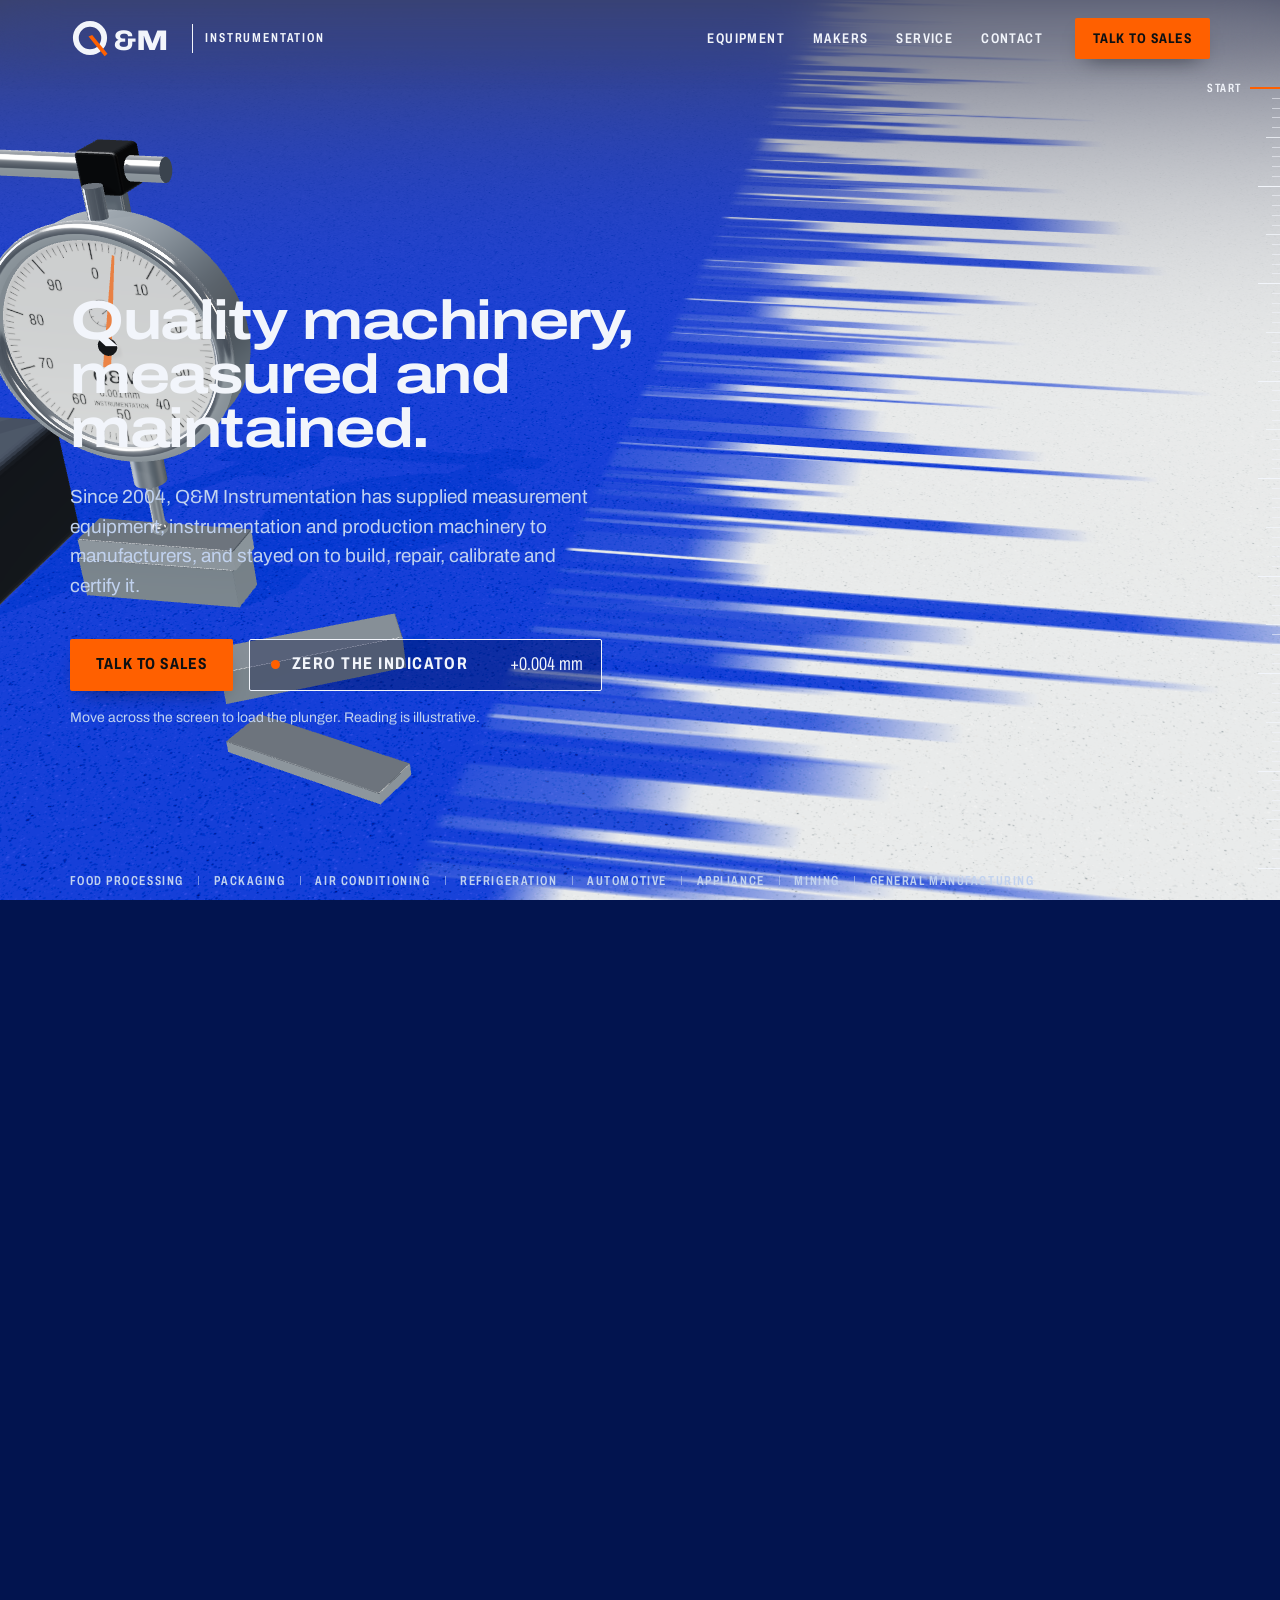
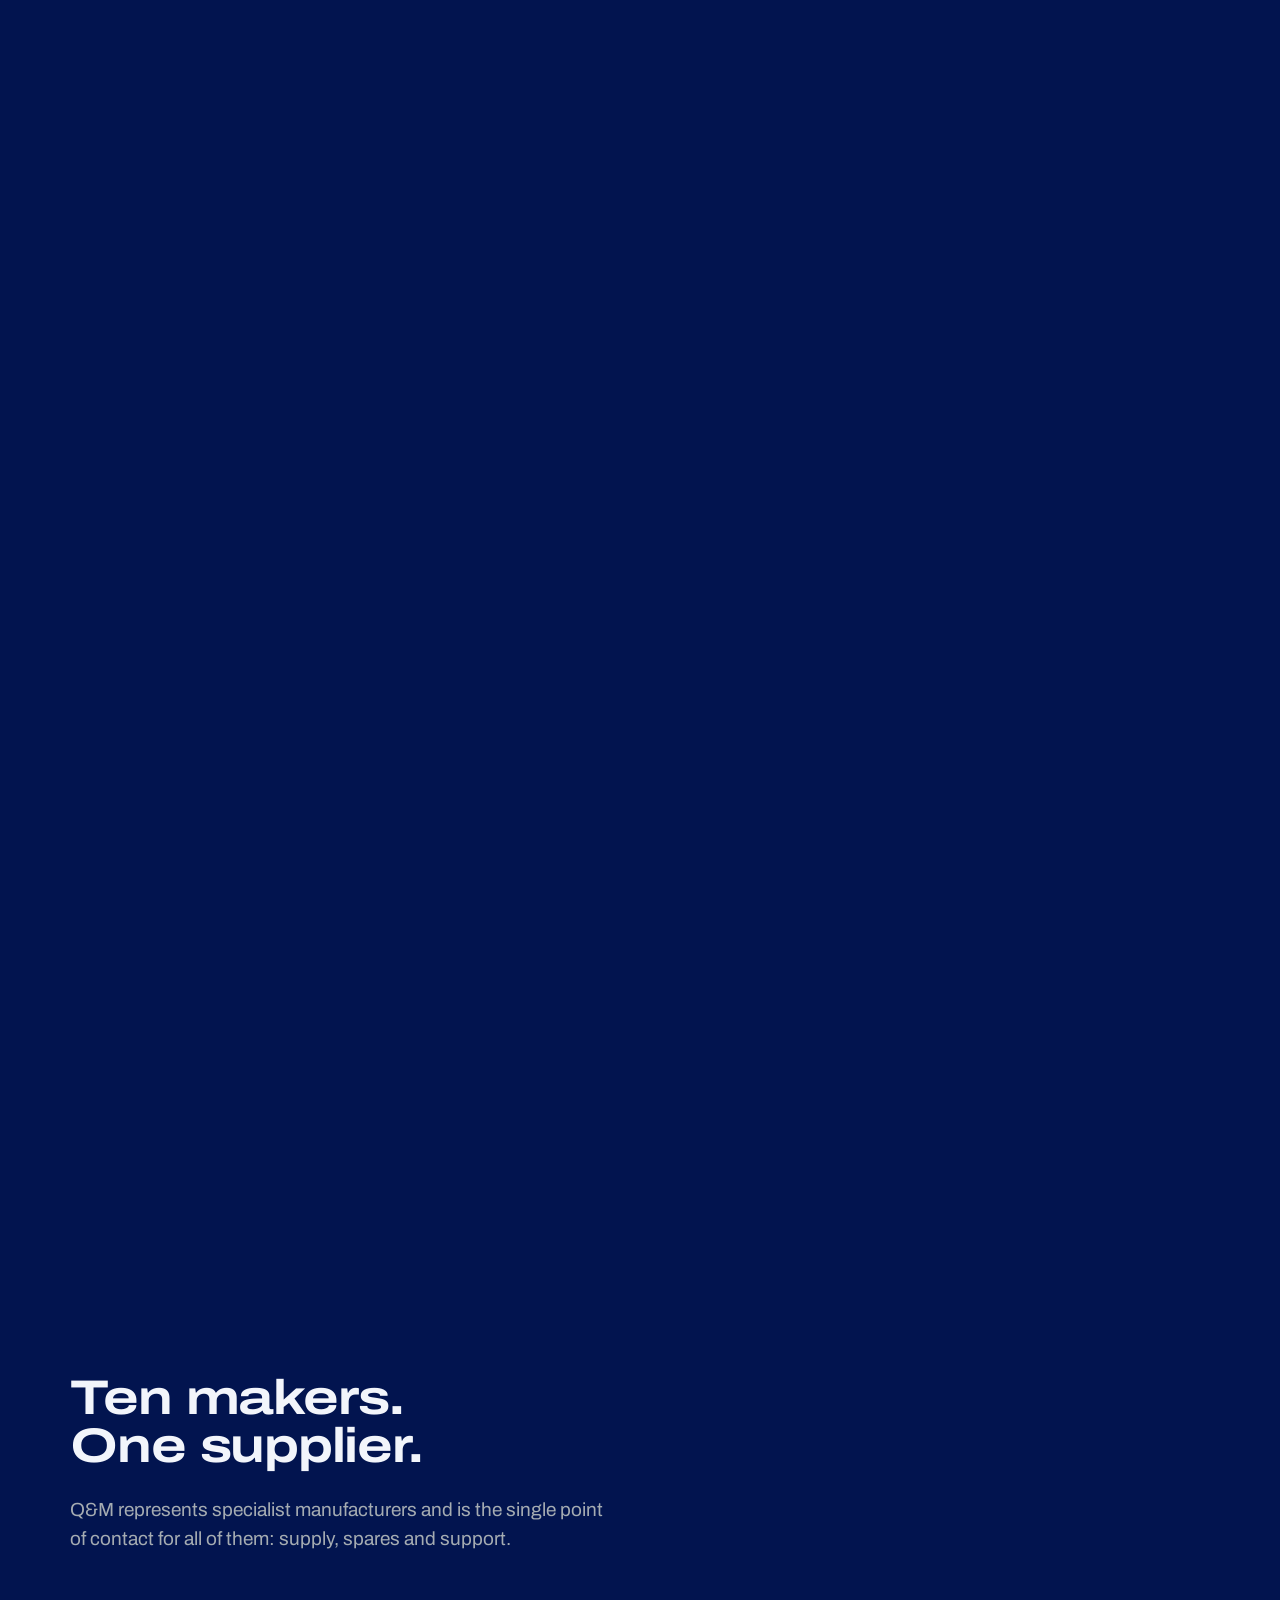
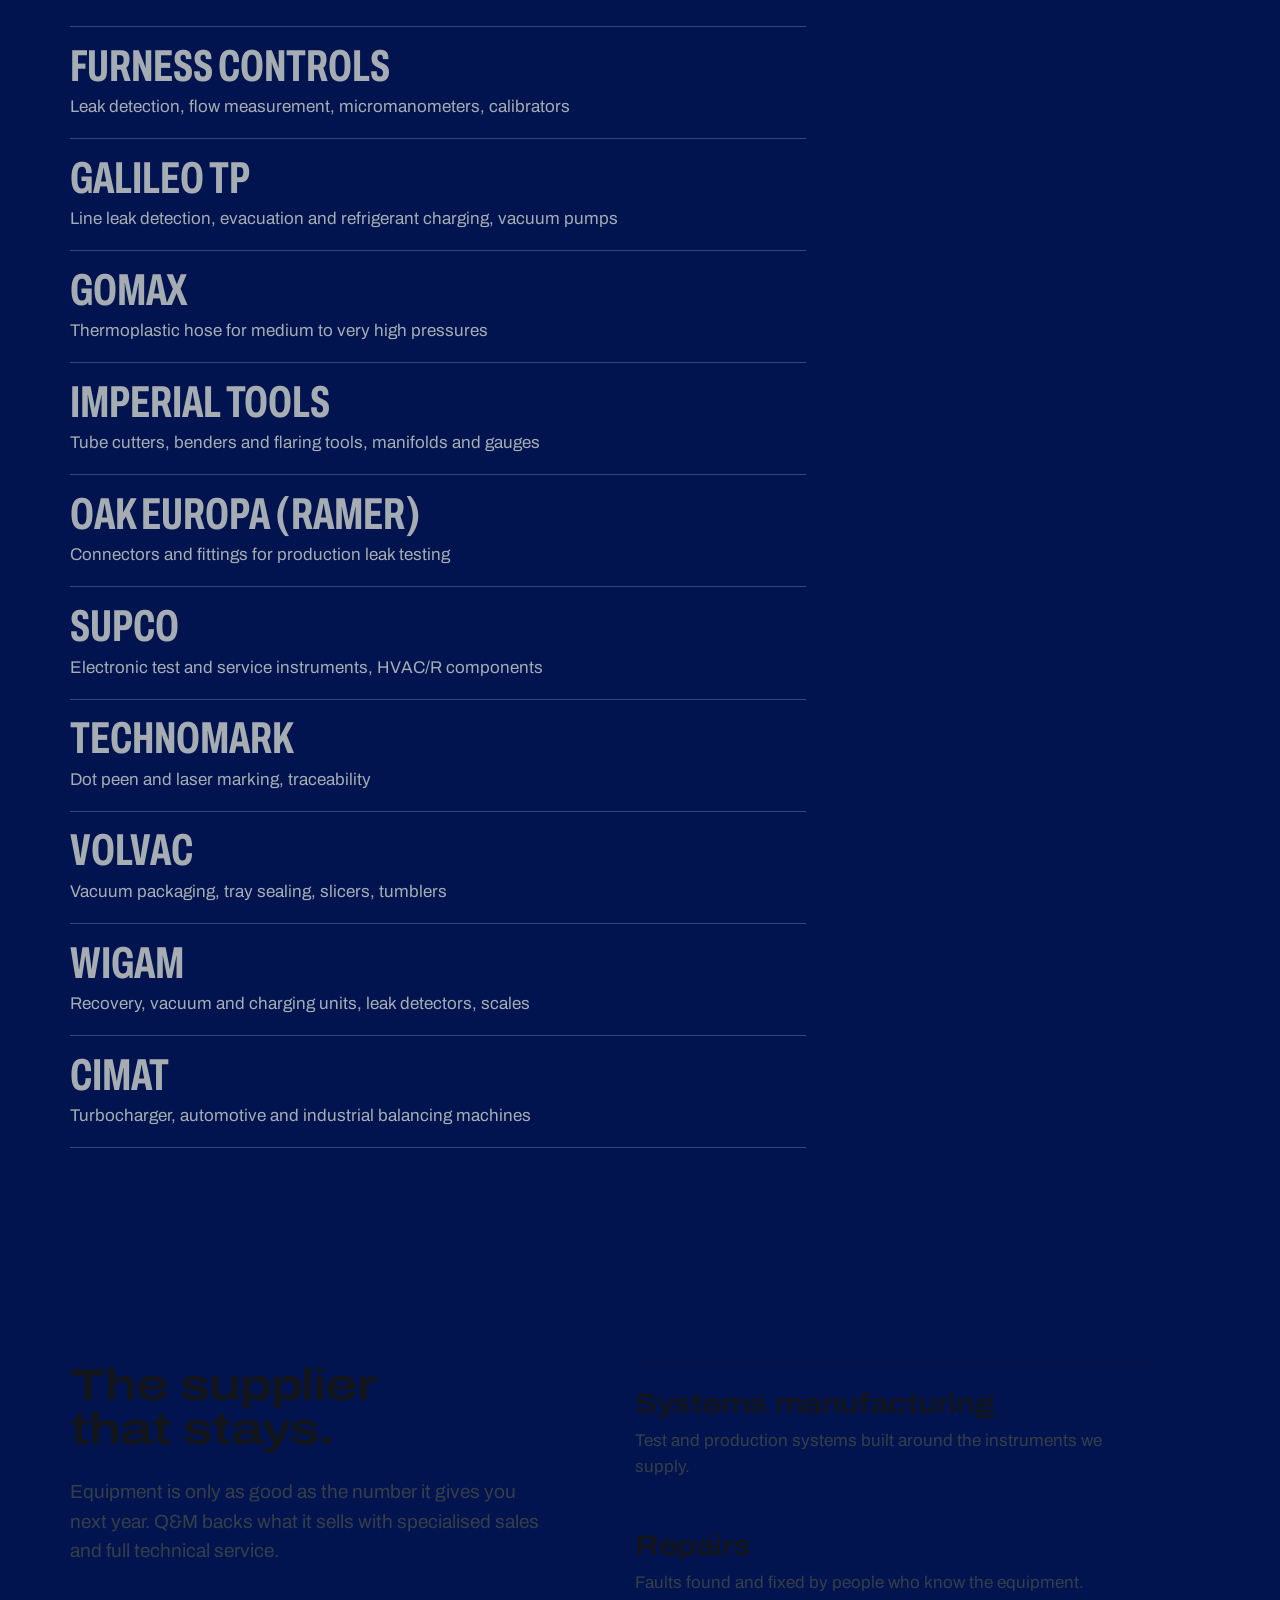
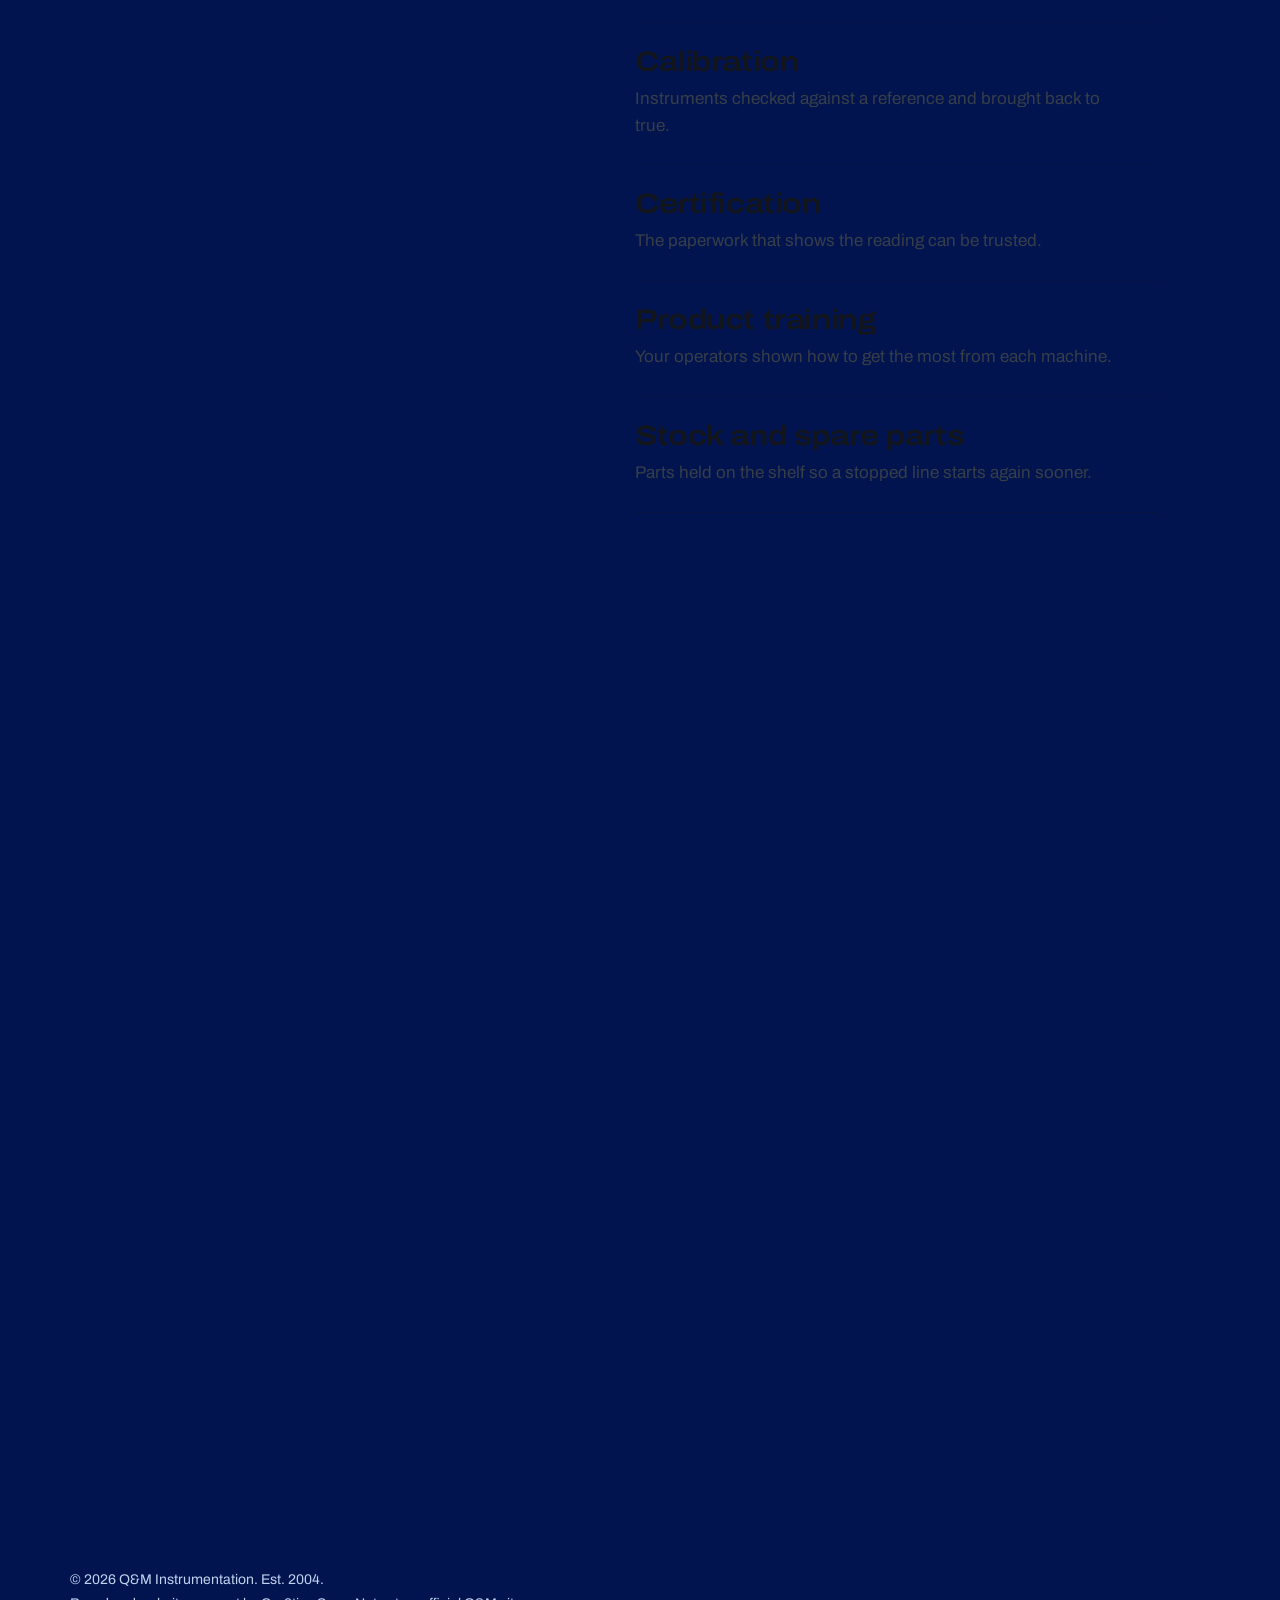
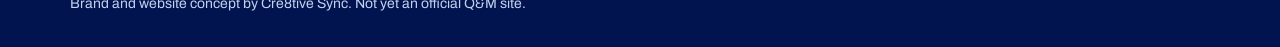
<file: index.html>
<!doctype html>
<html lang="en-AU">
<head>
<meta charset="utf-8">
<meta name="viewport" content="width=device-width, initial-scale=1">
<title>Q&amp;M Instrumentation | Quality machinery, measured and maintained</title>
<meta name="description" content="Q&amp;M Instrumentation has supplied quality machinery, measurement equipment and instrumentation since 2004, with systems manufacturing, repairs, calibration, certification and training.">
<meta name="theme-color" content="#12287a">
<link rel="icon" href="assets/img/mark.svg" type="image/svg+xml">
<link rel="preload" href="assets/fonts/archivo-var.woff2" as="font" type="font/woff2" crossorigin>
<link rel="stylesheet" href="assets/css/site.css">
</head>
<body>

<a class="skip" href="#main">Skip to content</a>

<canvas id="plate" aria-hidden="true"></canvas>
<svg id="leader" aria-hidden="true"><line x1="0" y1="0" x2="0" y2="0"/><circle r="4"/></svg>

<header class="bar" data-tone="ink">
  <a class="mark" href="#top" aria-label="Q&amp;M Instrumentation, home">
    <svg viewBox="0 0 132 48" width="110" height="40" aria-hidden="true">
      <circle cx="24" cy="24" r="17" fill="none" stroke="currentColor" stroke-width="7"/>
      <path class="mark__needle" d="M22.2 22.2 L26.6 20.4 L45 43 L41.6 46 Z"/>
      <text x="52" y="38" font-size="34"><tspan class="mark__amp">&amp;</tspan><tspan dx="1">M</tspan></text>
    </svg>
    <span class="mark__word">Instrumentation</span>
  </a>
  <nav class="bar__nav" aria-label="Primary">
    <a href="#equipment">Equipment</a>
    <a href="#makers">Makers</a>
    <a href="#service">Service</a>
    <a href="#contact">Contact</a>
  </nav>
  <a class="btn btn--small" href="tel:+61451533197">Talk to sales</a>
</header>

<aside class="scale" data-tone="ink" aria-hidden="true">
  <div class="scale__ticks"></div>
  <div class="scale__index"></div>
  <span class="scale__label">Start</span>
</aside>

<main id="main">

  <section class="stage stage--hero" id="top" data-tone="ink" data-key="0" data-side="left" data-name="Start">
    <div class="stage__body">
      <h1>Quality machinery,<br>measured and<br>maintained.</h1>
      <p class="lede">Since 2004, Q&amp;M Instrumentation has supplied measurement equipment, instrumentation and production machinery to manufacturers, and stayed on to build, repair, calibrate and certify it.</p>
      <div class="actions">
        <a class="btn" href="#contact">Talk to sales</a>
        <button class="zero" type="button" id="zero" aria-describedby="zero-note">
          <span class="zero__cap">Zero the indicator</span>
          <output class="read" id="r-hero" aria-live="off">+0.000 mm</output>
        </button>
      </div>
      <p class="note" id="zero-note">Move across the screen to load the plunger. Reading is illustrative.</p>
    </div>
    <ul class="industries" aria-label="Industries served">
      <li>Food processing</li><li>Packaging</li><li>Air conditioning</li><li>Refrigeration</li>
      <li>Automotive</li><li>Appliance</li><li>Mining</li><li>General manufacturing</li>
    </ul>
  </section>

  <div id="equipment">

  <section class="stage" data-tone="stone" data-key="1" data-side="right" data-name="Leak and flow">
    <div class="stage__body">
      <h2>Leak, flow and pressure</h2>
      <p>Leak detectors for automotive radiators, gas appliances, valves and medical devices. Flow measurement from 0.01&nbsp;ml/min to 20,000&nbsp;l/min, and pressure from 0.01&nbsp;Pa to 20&nbsp;kPa.</p>
      <ul class="tags" aria-label="Makers">
        <li><a href="https://www.qmisa.com/furness-controls/">Furness Controls</a></li>
        <li><a href="https://www.qmisa.com/galileo/">Galileo TP</a></li>
        <li><a href="https://www.qmisa.com/oak-europa-ramer/">OAK Europa (Ramer)</a></li>
      </ul>
      <dl class="reads">
        <div><dt>Test pressure</dt><dd class="read" id="r-leak-p">0.00 bar</dd></div>
        <div><dt>Pressure decay</dt><dd class="read" id="r-leak-d">0.0 Pa/s</dd></div>
        <div><dt>Result</dt><dd class="read" id="r-leak-r">Filling</dd></div>
      </dl>
      <p class="note">Illustrative readings from the model on the plate.</p>
    </div>
  </section>

  <section class="stage" data-tone="stone" data-key="2" data-side="left" data-name="Refrigeration">
    <div class="stage__body">
      <h2>Refrigeration and air conditioning</h2>
      <p>Evacuation systems, refrigerant charging machines and recovery units for production lines, with the manifolds, gauges, vacuum pumps, hoses and scales the service bench runs on.</p>
      <ul class="tags" aria-label="Makers">
        <li><a href="https://www.qmisa.com/galileo/">Galileo TP</a></li>
        <li><a href="https://www.qmisa.com/wigam/">Wigam</a></li>
        <li><a href="https://www.qmisa.com/supco/">Supco</a></li>
        <li><a href="https://www.qmisa.com/imperial-tools/">Imperial Tools</a></li>
        <li><a href="https://www.qmisa.com/gomax/">GOMAX</a></li>
      </ul>
      <dl class="reads">
        <div><dt>Low side</dt><dd class="read" id="r-ref-l">0.0 bar</dd></div>
        <div><dt>High side</dt><dd class="read" id="r-ref-h">0.0 bar</dd></div>
        <div><dt>Charge</dt><dd class="read" id="r-ref-c">0.000 kg</dd></div>
      </dl>
      <p class="note">Illustrative readings from the model on the plate.</p>
    </div>
  </section>

  <section class="stage" data-tone="stone" data-key="3" data-side="right" data-name="Marking">
    <div class="stage__body">
      <h2>Marking and traceability</h2>
      <p>Dot peen and laser marking stations that give every part a permanent identity: portable and wireless, on the bench, or built into the line.</p>
      <ul class="tags" aria-label="Makers">
        <li><a href="https://www.qmisa.com/technomark/">Technomark</a></li>
      </ul>
      <dl class="reads">
        <div><dt>Marking</dt><dd class="read" id="r-mark-t">Q&amp;M EST 2004</dd></div>
        <div><dt>Dots struck</dt><dd class="read" id="r-mark-n">0</dd></div>
      </dl>
      <p class="note">Illustrative model of a dot peen cycle.</p>
    </div>
  </section>

  <section class="stage" data-tone="stone" data-key="4" data-side="left" data-name="Balancing">
    <div class="stage__body">
      <h2>Balancing</h2>
      <p>Turbocharger balancers and flow benches, automotive and industrial balancing machines, and field balancers for work on site, universal or built to the job.</p>
      <ul class="tags" aria-label="Makers">
        <li><a href="https://www.qmisa.com/cimat/">CIMAT</a></li>
      </ul>
      <dl class="reads">
        <div><dt>Rotor speed</dt><dd class="read" id="r-bal-s">0 rpm</dd></div>
        <div><dt>Residual unbalance</dt><dd class="read" id="r-bal-u">0.00 g·mm</dd></div>
      </dl>
      <p class="note">Illustrative readings from the model on the plate.</p>
    </div>
  </section>

  <section class="stage" data-tone="stone" data-key="5" data-side="right" data-name="Packaging">
    <div class="stage__body">
      <h2>Processing and packaging</h2>
      <p>Vacuum packaging machines, tray sealers, shrink tanks, slicers and tumblers in industrial-grade materials, for light duty and heavy duty lines alike.</p>
      <ul class="tags" aria-label="Makers">
        <li><a href="https://www.qmisa.com/volvac/">Volvac</a></li>
      </ul>
      <dl class="reads">
        <div><dt>Chamber</dt><dd class="read" id="r-pack-v">0.00 bar</dd></div>
        <div><dt>Cycle</dt><dd class="read" id="r-pack-s">Open</dd></div>
      </dl>
      <p class="note">Illustrative readings from the model on the plate.</p>
    </div>
  </section>

  </div>

  <section class="makers" id="makers" data-tone="black" data-name="Makers">
    <div class="wrap">
      <h2>Ten makers.<br>One supplier.</h2>
      <p class="makers__lede">Q&amp;M represents specialist manufacturers and is the single point of contact for all of them: supply, spares and support.</p>
      <ol class="rows">
        <li><a href="https://www.qmisa.com/furness-controls/"><span class="rows__name">Furness Controls</span><span class="rows__what">Leak detection, flow measurement, micromanometers, calibrators</span></a></li>
        <li><a href="https://www.qmisa.com/galileo/"><span class="rows__name">Galileo TP</span><span class="rows__what">Line leak detection, evacuation and refrigerant charging, vacuum pumps</span></a></li>
        <li><a href="https://www.qmisa.com/gomax/"><span class="rows__name">GOMAX</span><span class="rows__what">Thermoplastic hose for medium to very high pressures</span></a></li>
        <li><a href="https://www.qmisa.com/imperial-tools/"><span class="rows__name">Imperial Tools</span><span class="rows__what">Tube cutters, benders and flaring tools, manifolds and gauges</span></a></li>
        <li><a href="https://www.qmisa.com/oak-europa-ramer/"><span class="rows__name">OAK Europa (Ramer)</span><span class="rows__what">Connectors and fittings for production leak testing</span></a></li>
        <li><a href="https://www.qmisa.com/supco/"><span class="rows__name">Supco</span><span class="rows__what">Electronic test and service instruments, HVAC/R components</span></a></li>
        <li><a href="https://www.qmisa.com/technomark/"><span class="rows__name">Technomark</span><span class="rows__what">Dot peen and laser marking, traceability</span></a></li>
        <li><a href="https://www.qmisa.com/volvac/"><span class="rows__name">Volvac</span><span class="rows__what">Vacuum packaging, tray sealing, slicers, tumblers</span></a></li>
        <li><a href="https://www.qmisa.com/wigam/"><span class="rows__name">Wigam</span><span class="rows__what">Recovery, vacuum and charging units, leak detectors, scales</span></a></li>
        <li><a href="https://www.qmisa.com/cimat/"><span class="rows__name">CIMAT</span><span class="rows__what">Turbocharger, automotive and industrial balancing machines</span></a></li>
      </ol>
    </div>
  </section>

  <section class="service" id="service" data-tone="stone" data-name="Service">
    <div class="wrap service__grid">
      <div class="service__head">
        <h2>The supplier that stays.</h2>
        <p>Equipment is only as good as the number it gives you next year. Q&amp;M backs what it sells with specialised sales and full technical service.</p>
      </div>
      <ul class="service__list">
        <li><h3>Systems manufacturing</h3><p>Test and production systems built around the instruments we supply.</p></li>
        <li><h3>Repairs</h3><p>Faults found and fixed by people who know the equipment.</p></li>
        <li><h3>Calibration</h3><p>Instruments checked against a reference and brought back to true.</p></li>
        <li><h3>Certification</h3><p>The paperwork that shows the reading can be trusted.</p></li>
        <li><h3>Product training</h3><p>Your operators shown how to get the most from each machine.</p></li>
        <li><h3>Stock and spare parts</h3><p>Parts held on the shelf so a stopped line starts again sooner.</p></li>
      </ul>
    </div>
  </section>

  <section class="stage stage--contact" id="contact" data-tone="ink" data-key="9" data-side="left" data-name="Contact">
    <div class="stage__body">
      <h2>Tell us what you need to test, mark, balance or pack.</h2>
      <ul class="lines">
        <li><span>Sales</span><a href="tel:+61451533197">+61 (0)45 153 3197</a></li>
        <li><span>Technical support</span><a href="tel:+61482473400">+61 (0)48 247 3400</a></li>
        <li><span>Email</span><a href="mailto:paulm@qmiau.com">paulm@qmiau.com</a></li>
      </ul>
    </div>
    <footer class="foot">
      <p>© 2026 Q&amp;M Instrumentation. Est. 2004.</p>
      <p>Brand and website concept by Cre8tive Sync. Not yet an official Q&amp;M site.</p>
    </footer>
  </section>

</main>

<script src="assets/vendor/three.min.js"></script>
<script src="assets/js/scene.js"></script>
<script src="assets/js/site.js"></script>
</body>
</html>
</file>
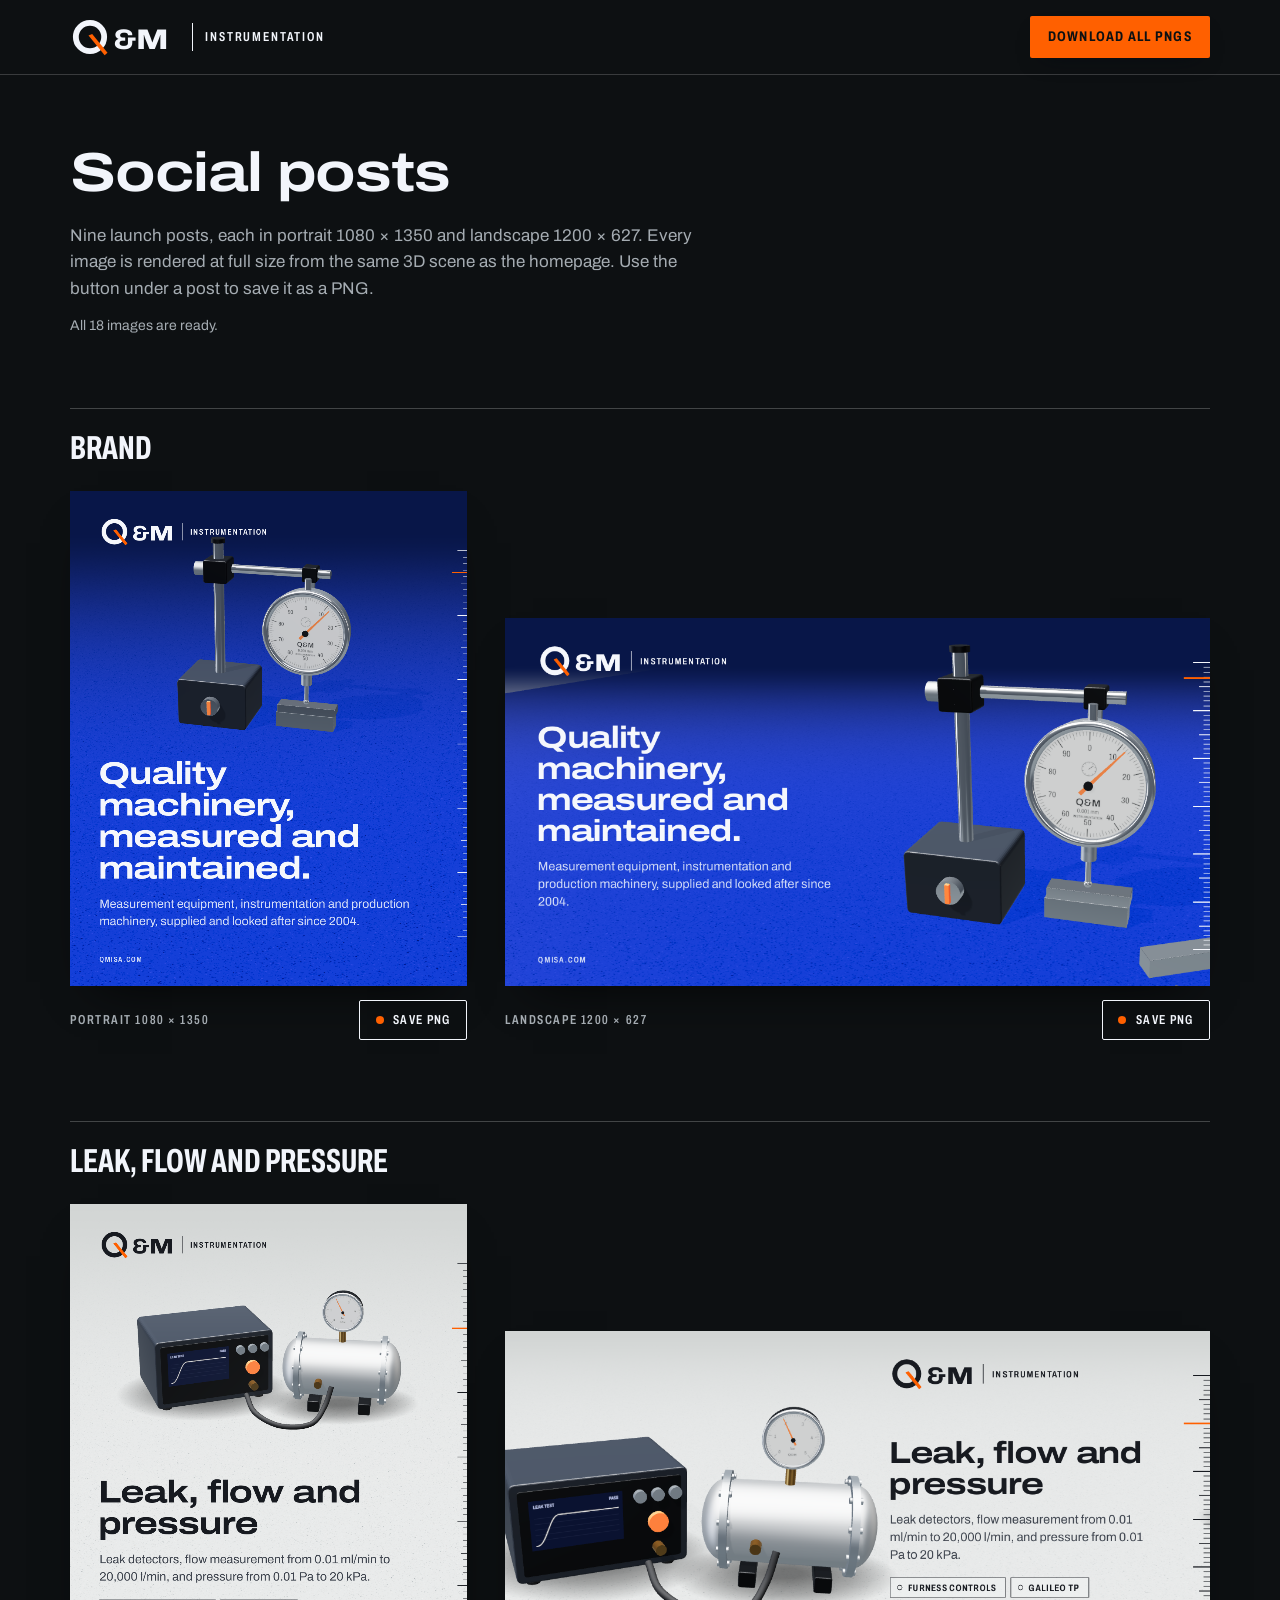
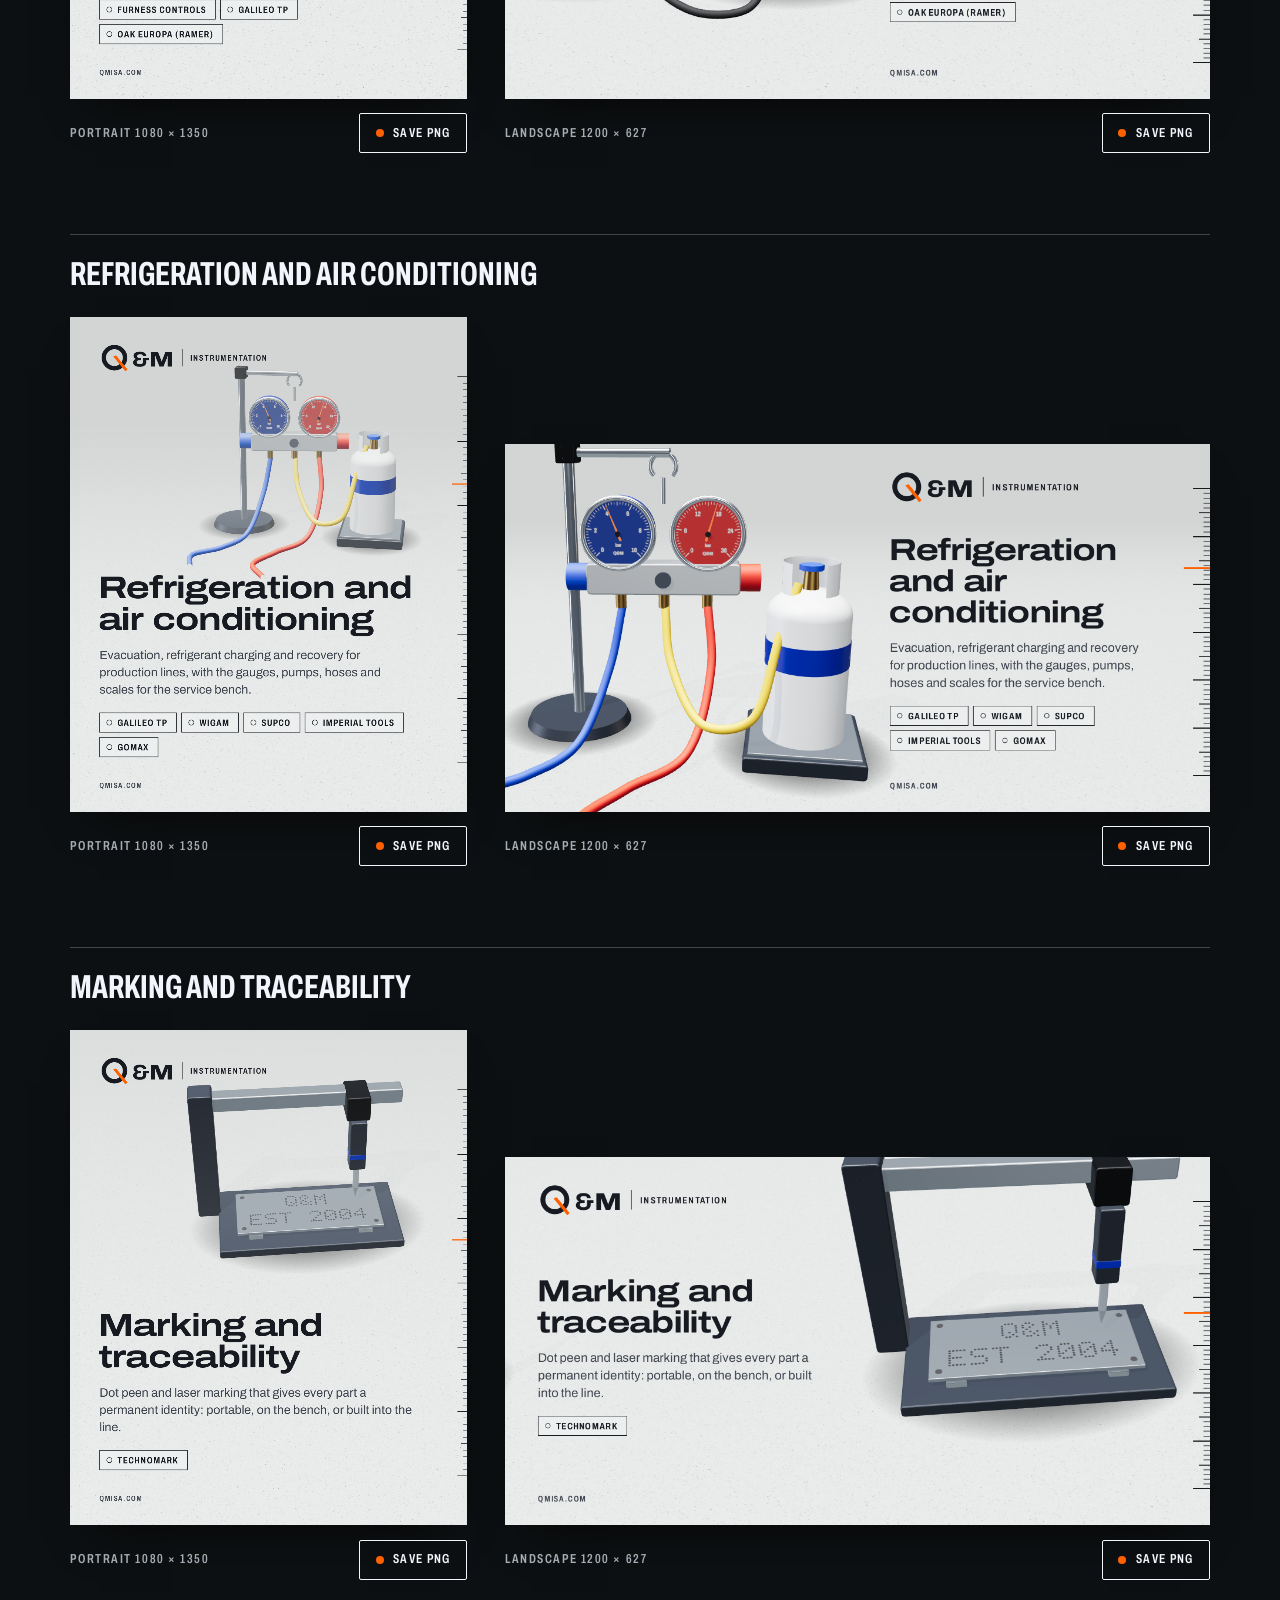
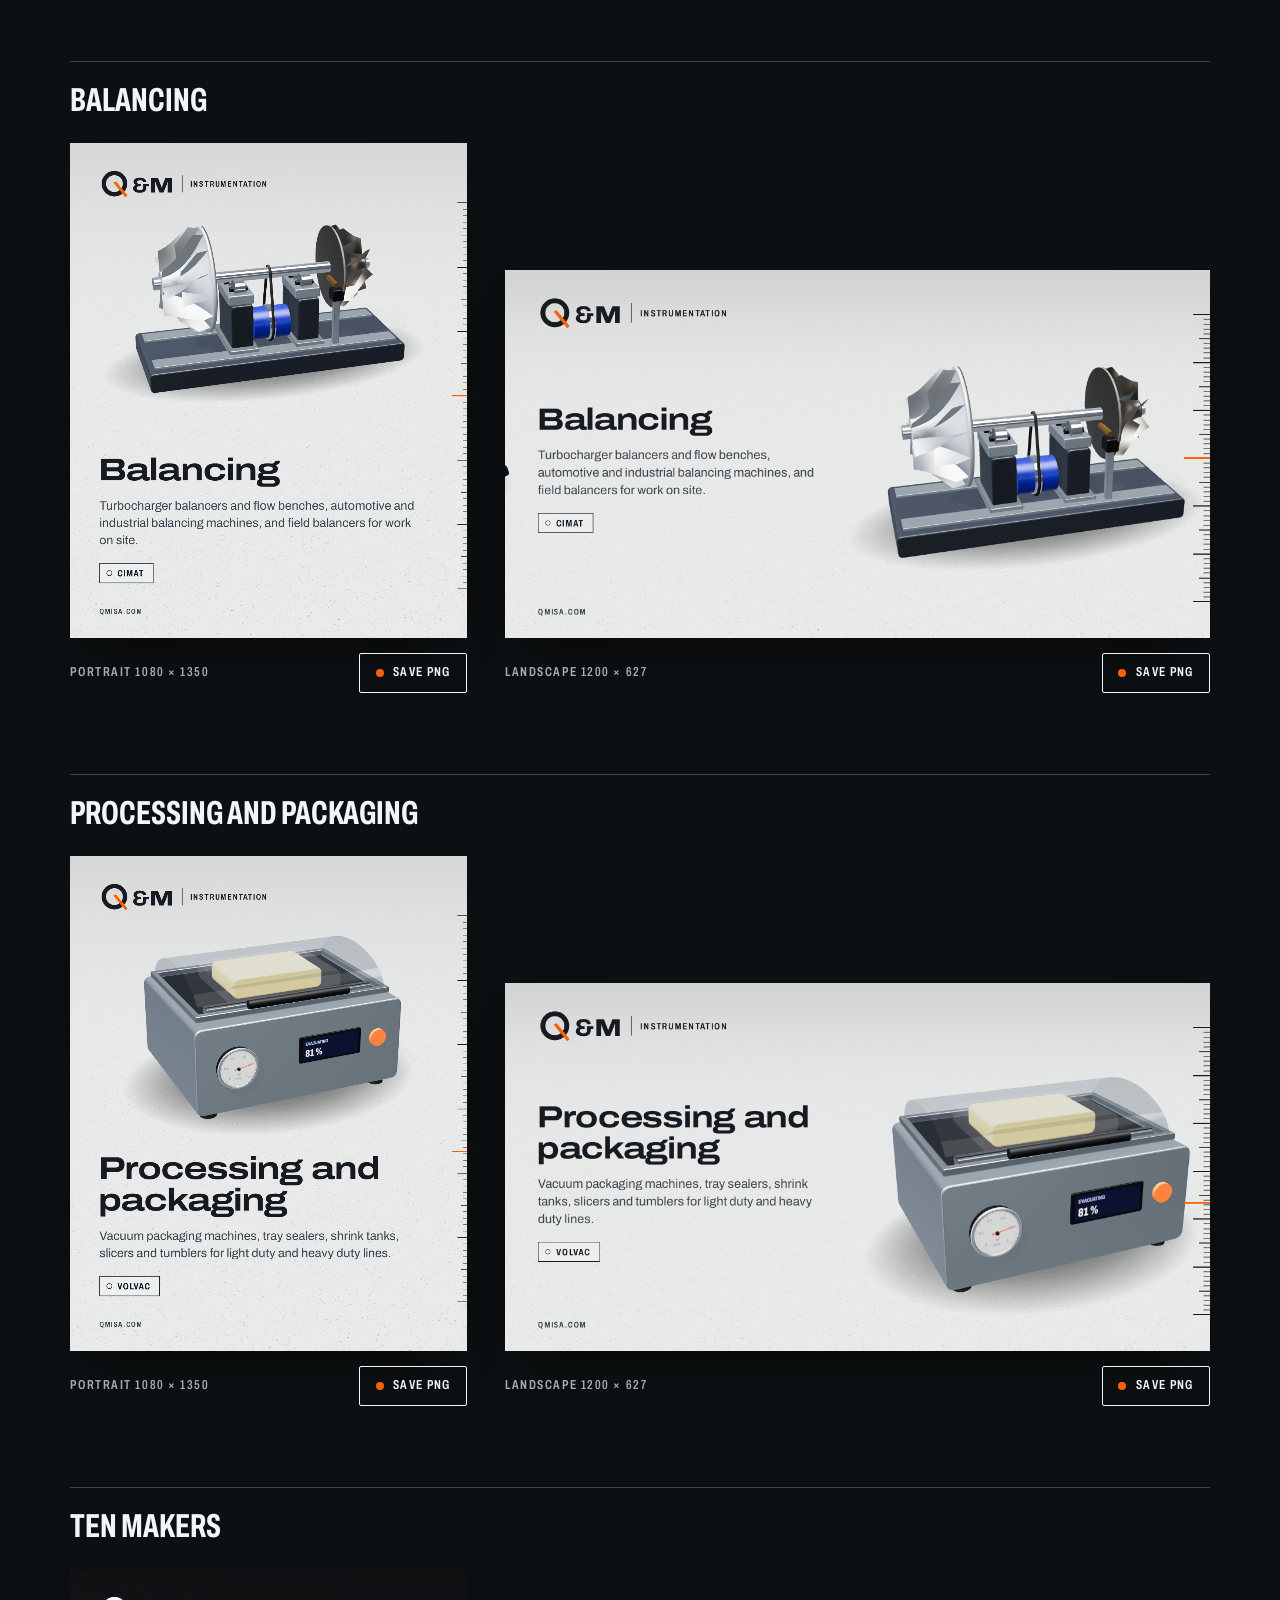
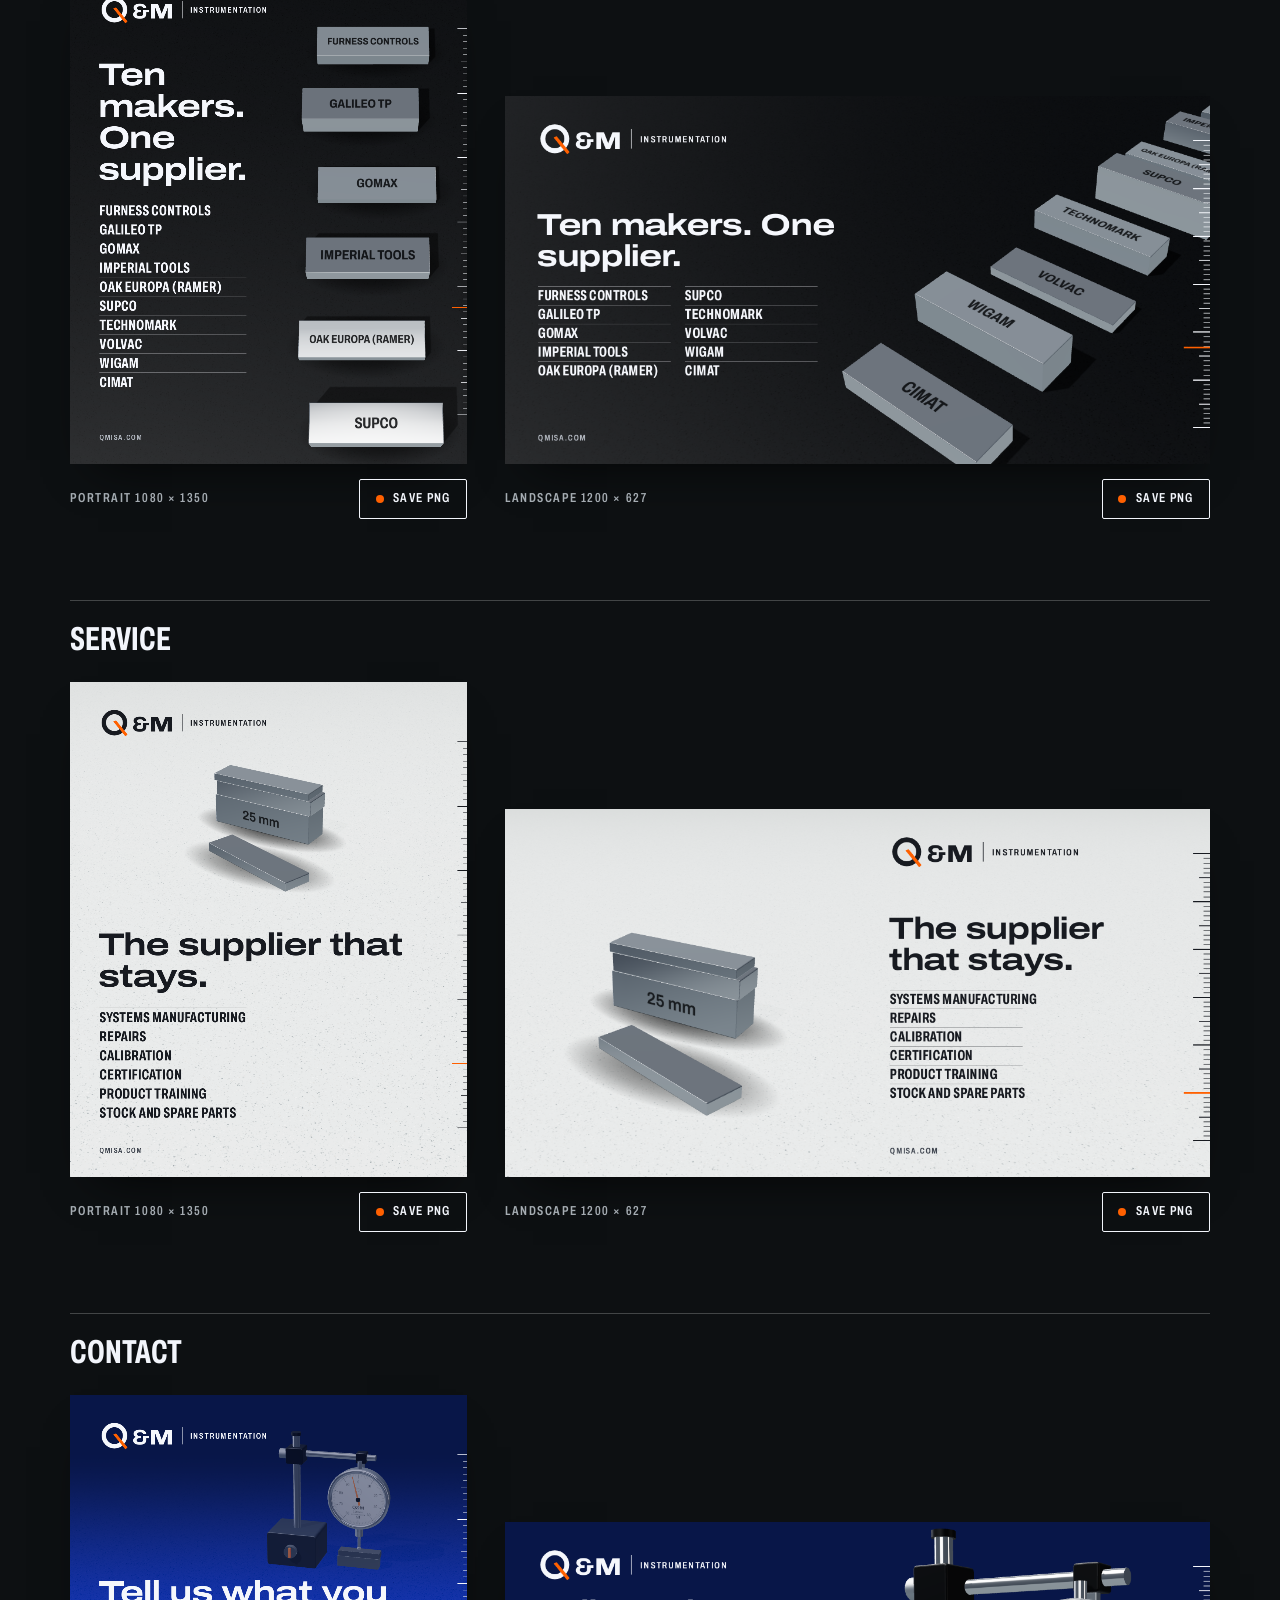
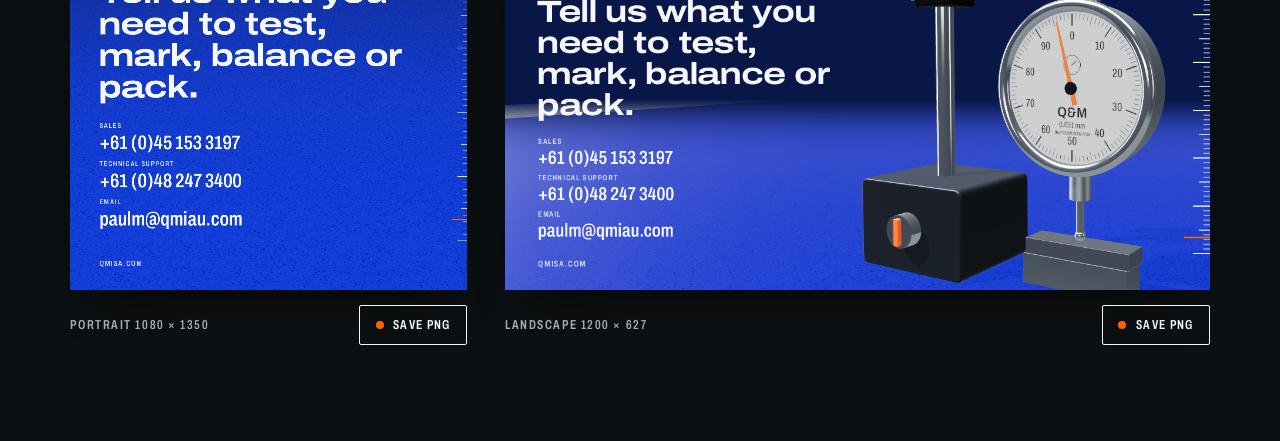
<file: social.html>
<!doctype html>
<html lang="en-AU">
<head>
<meta charset="utf-8">
<meta name="viewport" content="width=device-width, initial-scale=1">
<title>Q&amp;M Instrumentation | Social posts</title>
<meta name="robots" content="noindex">
<link rel="icon" href="assets/img/mark.svg" type="image/svg+xml">
<link rel="preload" href="assets/fonts/archivo-var.woff2" as="font" type="font/woff2" crossorigin>
<link rel="stylesheet" href="assets/css/site.css">
<link rel="stylesheet" href="assets/css/social.css">
</head>
<body class="sheet" data-tone="black">

<header class="sheet__head">
  <a class="mark" href="index.html" aria-label="Q&amp;M Instrumentation, back to the homepage">
    <svg viewBox="0 0 132 48" width="110" height="40" aria-hidden="true">
      <circle cx="24" cy="24" r="17" fill="none" stroke="currentColor" stroke-width="7"/>
      <path class="mark__needle" d="M22.2 22.2 L26.6 20.4 L45 43 L41.6 46 Z"/>
      <text x="52" y="38" font-size="34"><tspan class="mark__amp">&amp;</tspan><tspan dx="1">M</tspan></text>
    </svg>
    <span class="mark__word">Instrumentation</span>
  </a>
  <button class="btn btn--small" type="button" id="all" disabled>Download all PNGs</button>
</header>

<main class="sheet__main">
  <div class="sheet__intro">
    <h1>Social posts</h1>
    <p>Nine launch posts, each in portrait 1080 × 1350 and landscape 1200 × 627. Every image is rendered at full size from the same 3D scene as the homepage. Use the button under a post to save it as a PNG.</p>
    <p class="note" id="status" role="status">Rendering the posts…</p>
  </div>
  <ol class="posts" id="posts"></ol>
</main>

<script src="assets/vendor/three.min.js"></script>
<script src="assets/js/scene.js"></script>
<script src="assets/js/social.js"></script>
</body>
</html>
</file>
<file: assets/css/site.css>
@font-face {
  font-family: "Archivo";
  src: url("../fonts/archivo-var.woff2") format("woff2");
  font-weight: 100 900;
  font-stretch: 62% 125%;
  font-display: swap;
}

:root {
  --ink: oklch(0.31 0.14 264);
  --ink-deep: oklch(0.23 0.11 264);
  --stone: oklch(0.84 0.004 200);
  --steel: oklch(0.9 0.006 240);
  --black: oklch(0.17 0.006 250);
  --needle: oklch(0.69 0.21 42);
  --needle-press: oklch(0.62 0.2 42);

  --on-ink: oklch(0.97 0.008 255);
  --on-ink-2: oklch(0.86 0.045 262);
  --on-stone: oklch(0.2 0.012 255);
  --on-stone-2: oklch(0.36 0.02 255);
  --on-black-2: oklch(0.74 0.012 250);

  --gutter: clamp(1.25rem, 5.5vw, 6rem);
  --rail: 3.25rem;
  --ease: cubic-bezier(0.16, 1, 0.3, 1);

  --fg: var(--on-stone);
  --fg-2: var(--on-stone-2);
}

[data-tone="ink"] { --fg: var(--on-ink); --fg-2: var(--on-ink-2); }
[data-tone="black"] { --fg: var(--on-ink); --fg-2: var(--on-black-2); }
[data-tone="stone"], [data-tone="steel"] { --fg: var(--on-stone); --fg-2: var(--on-stone-2); }

*, *::before, *::after { box-sizing: border-box; }

html {
  scroll-behavior: smooth;
  scrollbar-color: var(--ink) var(--black);
  -webkit-text-size-adjust: 100%;
}

body {
  margin: 0;
  background: var(--ink-deep);
  color: var(--on-stone);
  font-family: "Archivo", "Helvetica Neue", Arial, sans-serif;
  font-stretch: 100%;
  font-size: 1.0625rem;
  line-height: 1.55;
  -webkit-font-smoothing: antialiased;
  overflow-x: hidden;
  caret-color: var(--needle);
}

::selection { background: var(--needle); color: var(--black); }

h1, h2, h3, p, ul, ol, dl, dd { margin: 0; }
ul, ol { padding: 0; list-style: none; }
a { color: inherit; }

:focus-visible {
  outline: 2px solid var(--needle);
  outline-offset: 4px;
}

.skip {
  position: fixed;
  left: 1rem;
  top: -4rem;
  z-index: 50;
  padding: 0.75rem 1rem;
  background: var(--needle);
  color: var(--black);
  font-weight: 700;
  text-decoration: none;
  transition: top 0.2s var(--ease);
}
.skip:focus { top: 1rem; }

/* The plate ------------------------------------------------------------ */

#plate {
  position: fixed;
  inset: 0;
  width: 100%;
  height: 100%;
  display: none;
  opacity: 0;
  transition: opacity 1.2s ease-out;
}
.has-3d #plate { display: block; }
.is-lit #plate { opacity: 1; }

#leader {
  position: fixed;
  inset: 0;
  width: 100%;
  height: 100%;
  z-index: 2;
  pointer-events: none;
  display: none;
  color: var(--on-stone);
  opacity: var(--o, 0);
}
.has-3d #leader { display: block; }
#leader[data-tone="ink"] { color: var(--on-ink); }
#leader line { stroke: currentColor; stroke-width: 1; }
#leader circle { fill: none; stroke: currentColor; stroke-width: 1.5; }

/* Top bar -------------------------------------------------------------- */

.bar {
  position: fixed;
  inset: 0 0 auto 0;
  z-index: 10;
  display: flex;
  align-items: center;
  gap: 2rem;
  padding: 1.1rem var(--gutter);
  color: var(--fg);
  transition: color 0.5s ease;
}

.bar::before {
  content: "";
  position: absolute;
  inset: 0 0 -0.75rem 0;
  z-index: -1;
  pointer-events: none;
  -webkit-backdrop-filter: blur(28px);
  backdrop-filter: blur(28px);
  -webkit-mask-image: linear-gradient(#000 35%, transparent);
  mask-image: linear-gradient(#000 35%, transparent);
}

.mark {
  display: flex;
  align-items: center;
  gap: 0.75rem;
  margin-right: auto;
  color: inherit;
  text-decoration: none;
}
.mark svg { display: block; fill: currentColor; }
.mark text { font-family: "Archivo", sans-serif; font-stretch: 125%; font-weight: 800; letter-spacing: -0.03em; }
.mark__amp { font-stretch: 100%; font-weight: 800; }
.mark__needle { fill: var(--needle); transform-origin: 24px 24px; transition: transform 0.7s var(--ease); }
.mark:hover .mark__needle { transform: rotate(-28deg); }
.mark__word {
  font-stretch: 68%;
  font-weight: 600;
  font-size: 0.8125rem;
  letter-spacing: 0.14em;
  text-transform: uppercase;
  padding-left: 0.75rem;
  border-left: 1px solid currentColor;
  line-height: 2.2;
}

.bar__nav { display: flex; gap: 1.75rem; }
.bar__nav a {
  font-stretch: 72%;
  font-weight: 600;
  font-size: 0.875rem;
  letter-spacing: 0.1em;
  text-transform: uppercase;
  text-decoration: none;
  padding: 0.5rem 0;
  background: linear-gradient(currentColor, currentColor) 0 100% / 0 1px no-repeat;
  transition: background-size 0.45s var(--ease);
}
.bar__nav a:hover { background-size: 100% 1px; }

.btn {
  display: inline-flex;
  align-items: center;
  justify-content: center;
  min-height: 3.25rem;
  padding: 0 1.6rem;
  background: var(--needle);
  color: var(--black);
  font-stretch: 75%;
  font-weight: 700;
  font-size: 1rem;
  letter-spacing: 0.09em;
  text-transform: uppercase;
  text-decoration: none;
  border-radius: 2px;
  box-shadow: 0 10px 22px -12px oklch(0.14 0.02 260 / 0.65);
  transition: transform 0.35s var(--ease), background-color 0.2s ease, box-shadow 0.35s var(--ease);
}
.btn:hover { transform: translateY(-2px); box-shadow: 0 16px 28px -14px oklch(0.14 0.02 260 / 0.7); }
.btn:active { transform: translateY(0); background: var(--needle-press); }
.btn--small { min-height: 2.6rem; padding: 0 1.1rem; font-size: 0.875rem; }

/* Scale on the right edge ---------------------------------------------- */

.scale {
  position: fixed;
  top: 5.5rem;
  bottom: 2rem;
  right: 0;
  width: var(--rail);
  z-index: 9;
  color: var(--fg);
  transition: color 0.5s ease;
  pointer-events: none;
}
.scale__ticks { position: absolute; inset: 0; }
.scale__ticks i {
  position: absolute;
  right: 0;
  height: 1px;
  width: 0.5rem;
  background: currentColor;
  opacity: 0.55;
}
.scale__ticks i.m { width: 0.85rem; opacity: 0.8; }
.scale__ticks i.l { width: 1.35rem; opacity: 1; }
.scale__index {
  position: absolute;
  right: 0;
  top: 0;
  transform: translateY(calc(var(--p, 0) * (100vh - 7.5rem)));
  width: 1.9rem;
  height: 2px;
  background: var(--needle);
  margin-top: -1px;
}
.scale__label {
  position: absolute;
  right: 2.4rem;
  top: 0;
  transform: translateY(calc(var(--p, 0) * (100vh - 7.5rem) - 50%));
  white-space: nowrap;
  font-stretch: 66%;
  font-weight: 600;
  font-size: 0.75rem;
  letter-spacing: 0.12em;
  text-transform: uppercase;
}

/* Stages: sections that sit on the 3D plate ---------------------------- */

.stage {
  position: relative;
  z-index: 3;
  min-height: 112svh;
  display: grid;
  align-items: center;
  padding: 7rem calc(var(--gutter) + var(--rail)) 6rem var(--gutter);
  color: var(--fg);
}
.stage[data-tone="ink"] { background: var(--ink); }
.stage[data-tone="stone"] { background: var(--stone); }
.has-3d .stage { background: none; }
@media (min-width: 861px) {
  .has-3d .makers, .has-3d .service { background: none; }
}

.stage__body { max-width: 31rem; }
.stage--hero .stage__body { max-width: 44rem; }
.stage[data-side="right"] .stage__body { justify-self: end; }

.has-3d .stage__body {
  opacity: var(--f, 1);
  transform: translate3d(0, calc((1 - var(--f, 1)) * 2rem), 0);
  filter: blur(calc((1 - var(--f, 1)) * 8px));
  will-change: opacity, transform;
}

h1, h2 {
  font-stretch: 122%;
  font-weight: 680;
  letter-spacing: -0.025em;
  line-height: 0.98;
  text-wrap: balance;
}
h1 { font-size: clamp(2.2rem, 4.3vw, 4.6rem); }
.stage h2 { font-size: clamp(2rem, 3.3vw, 3.25rem); }

.lede { margin-top: 1.6rem; font-size: 1.1875rem; max-width: 33rem; color: var(--fg-2); }
.stage h2 + p { margin-top: 1.4rem; max-width: 33rem; color: var(--fg-2); }

.actions { display: flex; flex-wrap: wrap; gap: 1rem; margin-top: 2.4rem; }

.zero {
  display: inline-flex;
  align-items: center;
  gap: 1rem;
  min-height: 3.25rem;
  padding: 0 1.1rem 0 1.3rem;
  background: oklch(0.2 0.1 264 / 0.35);
  color: var(--on-ink);
  border: 1px solid currentColor;
  border-radius: 2px;
  font: inherit;
  cursor: pointer;
  transition: background-color 0.25s ease, transform 0.35s var(--ease);
}
.zero:hover { background: oklch(0.2 0.1 264 / 0.7); transform: translateY(-2px); }
.zero:active { transform: translateY(0); }
.zero__cap {
  font-stretch: 75%;
  font-weight: 700;
  letter-spacing: 0.09em;
  text-transform: uppercase;
}
.zero__cap::before {
  content: "";
  display: inline-block;
  width: 0.6rem;
  height: 0.6rem;
  margin-right: 0.7rem;
  border-radius: 50%;
  background: var(--needle);
}
.zero .read { min-width: 6.2rem; font-size: 1.15rem; text-align: right; }

.note { margin-top: 1rem; font-size: 0.875rem; color: var(--fg-2); }

.read {
  font-stretch: 70%;
  font-weight: var(--w, 400);
  font-variant-numeric: tabular-nums lining-nums;
  letter-spacing: 0.01em;
  transition: font-weight 0.4s ease;
}

.industries {
  position: absolute;
  left: var(--gutter);
  right: calc(var(--gutter) + var(--rail));
  bottom: 13svh;
  display: flex;
  flex-wrap: wrap;
  gap: 0.4rem 0;
  font-stretch: 68%;
  font-weight: 600;
  font-size: 0.8125rem;
  letter-spacing: 0.12em;
  text-transform: uppercase;
  color: var(--fg-2);
}
.industries li + li::before {
  content: "";
  display: inline-block;
  width: 1px;
  height: 0.7em;
  margin: 0 0.9rem;
  background: currentColor;
  opacity: 0.6;
}

/* Maker tags: inspection tags, hole and all ---------------------------- */

.tags { display: flex; flex-wrap: wrap; gap: 0.6rem; margin-top: 1.8rem; }
.tags a {
  display: inline-flex;
  align-items: center;
  gap: 0.65rem;
  min-height: 2.5rem;
  padding: 0 0.95rem 0 0.7rem;
  border: 1px solid currentColor;
  border-radius: 2px;
  background: oklch(0.9 0.004 200 / 0.6);
  font-stretch: 72%;
  font-weight: 650;
  font-size: 0.875rem;
  letter-spacing: 0.08em;
  text-transform: uppercase;
  text-decoration: none;
  transition: background-color 0.25s ease, color 0.25s ease, transform 0.35s var(--ease);
}
.tags a::before {
  content: "";
  width: 0.5rem;
  height: 0.5rem;
  border: 1px solid currentColor;
  border-radius: 50%;
}
.tags a:hover { background: var(--on-stone); color: var(--steel); transform: translateY(-2px); }

.reads {
  display: flex;
  flex-wrap: wrap;
  gap: 1.2rem 2.5rem;
  margin-top: 2.2rem;
  padding-top: 1.2rem;
  border-top: 1px solid oklch(0.2 0.012 255 / 0.35);
}
.reads dt {
  font-stretch: 68%;
  font-weight: 600;
  font-size: 0.75rem;
  letter-spacing: 0.12em;
  text-transform: uppercase;
  color: var(--fg-2);
}
.reads dd { font-size: 1.75rem; line-height: 1.2; white-space: nowrap; }

/* Makers --------------------------------------------------------------- */

.wrap { padding: 0 calc(var(--gutter) + var(--rail)) 0 var(--gutter); }

.makers, .service { position: relative; z-index: 4; color: var(--fg); }

.makers { background: var(--black); padding: clamp(6rem, 14vh, 10rem) 0 clamp(5rem, 10vh, 8rem); }
.makers h2 { font-size: clamp(2.1rem, 3.8vw, 4rem); }
.makers__lede { margin-top: 1.6rem; max-width: 34rem; color: var(--fg-2); font-size: 1.1875rem; }

.rows { margin-top: clamp(3rem, 8vh, 5rem); border-bottom: 1px solid oklch(1 0 0 / 0.22); }
.rows { max-width: 46rem; }
.rows a {
  position: relative;
  display: grid;
  gap: 0.35rem;
  padding: 1.05rem 3rem 1.1rem 0;
  border-top: 1px solid oklch(1 0 0 / 0.22);
  text-decoration: none;
}
.rows__name {
  font-stretch: 62%;
  font-weight: 700;
  font-size: clamp(1.9rem, 3.5vw, 3.2rem);
  line-height: 1;
  text-transform: uppercase;
  white-space: nowrap;
  color: var(--on-black-2);
  transition: font-stretch 0.6s var(--ease), color 0.3s ease;
}
.rows__what { color: var(--fg-2); transition: color 0.3s ease; }
.rows a::after {
  content: "";
  position: absolute;
  right: 0;
  top: 50%;
  width: 1.6rem;
  height: 2px;
  background: var(--needle);
  transform: scaleX(0);
  transform-origin: right;
  transition: transform 0.5s var(--ease);
}
.rows a:hover .rows__name, .rows a:focus-visible .rows__name { font-stretch: 100%; color: var(--on-ink); }
.rows a:hover .rows__what, .rows a:focus-visible .rows__what { color: var(--on-ink); }
.rows a:hover::after, .rows a:focus-visible::after { transform: scaleX(1); }

/* Service -------------------------------------------------------------- */

.service { background: var(--steel); padding: clamp(6rem, 14vh, 10rem) 0; }
.service__grid { display: grid; grid-template-columns: minmax(0, 1fr) minmax(0, 1.1fr); gap: clamp(2.5rem, 7vw, 7rem); }
.service h2 { font-size: clamp(2rem, 3.5vw, 3.6rem); }
.service__head > p { margin-top: 1.6rem; max-width: 30rem; color: var(--fg-2); font-size: 1.1875rem; }
.service__head { position: sticky; top: 7rem; align-self: start; min-height: 34rem; }

.service__list li { padding: 1.5rem 0 1.6rem; border-top: 1px solid oklch(0.2 0.012 255 / 0.3); }
.service__list li:last-child { border-bottom: 1px solid oklch(0.2 0.012 255 / 0.3); }
.service__list h3 { font-stretch: 116%; font-weight: 650; font-size: clamp(1.4rem, 2.2vw, 2rem); letter-spacing: -0.015em; line-height: 1.1; }
.service__list p { margin-top: 0.5rem; max-width: 30rem; color: var(--fg-2); }

.io .service__list li { clip-path: inset(0 100% 0 0); transition: clip-path 0.9s var(--ease); transition-delay: calc(var(--i, 0) * 70ms); }
.io .service__list.in li { clip-path: inset(0 0 0 0); }

/* Contact -------------------------------------------------------------- */

.stage--contact { align-items: center; padding-bottom: 9rem; }
.stage--contact .stage__body { max-width: 44rem; }
.stage--contact h2 { font-size: clamp(2rem, 3.6vw, 3.75rem); }

.lines { margin-top: 2.8rem; display: grid; gap: 1.4rem; }
.lines span {
  display: block;
  font-stretch: 68%;
  font-weight: 600;
  font-size: 0.8125rem;
  letter-spacing: 0.12em;
  text-transform: uppercase;
  color: var(--fg-2);
}
.lines a {
  font-stretch: 78%;
  font-weight: 600;
  font-size: clamp(1.75rem, 3.2vw, 2.9rem);
  line-height: 1.15;
  text-decoration: none;
  font-variant-numeric: tabular-nums lining-nums;
  text-decoration: underline 2px transparent;
  text-underline-offset: 0.16em;
  transition: text-decoration-color 0.35s ease;
}
.lines a:hover { text-decoration-color: var(--needle); }

.foot {
  position: absolute;
  left: var(--gutter);
  right: calc(var(--gutter) + var(--rail));
  bottom: 2rem;
  display: grid;
  gap: 0.2rem;
  max-width: 30rem;
  font-size: 0.875rem;
  color: var(--fg-2);
}

/* Narrow screens ------------------------------------------------------- */

@media (max-width: 860px) {
  :root { --rail: 0rem; }
  .scale, .mark__word, #leader { display: none !important; }
  .bar { padding-block: 0.8rem; }
  .bar__nav {
    position: fixed;
    inset: auto 0 0 0;
    z-index: 11;
    justify-content: space-around;
    gap: 0;
    padding: 0.35rem 0.5rem calc(0.35rem + env(safe-area-inset-bottom));
    background: var(--black);
    color: var(--on-ink);
  }
  .bar__nav a { padding: 0.75rem 0.4rem; font-size: 0.8125rem; }
  .stage { align-items: end; min-height: 124svh; padding-top: 58svh; padding-bottom: 6.5rem; }
  .stage[data-side="right"] .stage__body { justify-self: start; }
  .stage--hero { min-height: 100svh; padding-top: 37svh; padding-bottom: 4.5rem; }
  .stage--hero .lede { margin-top: 1rem; font-size: 1rem; line-height: 1.45; }
  .stage--hero .actions { margin-top: 1.4rem; gap: 0.75rem; }
  .stage--hero .note { margin-top: 0.7rem; font-size: 0.8125rem; }
  .zero { width: 100%; justify-content: space-between; }
  .zero__cap { white-space: nowrap; }
  .industries { display: none; }
  .reads { gap: 1rem 1.75rem; }
  .reads dd { font-size: 1.4rem; }
  .rows a::after { display: none; }
  .rows a { padding-right: 0; }
  .service__grid { grid-template-columns: 1fr; }
  .service__head { position: static; min-height: 0; }
  .stage--contact { min-height: 100svh; padding-top: 44svh; padding-bottom: 12rem; }
  .foot { bottom: 4.5rem; }
}

@media (prefers-reduced-motion: reduce) {
  html { scroll-behavior: auto; }
  *, *::before, *::after { transition-duration: 0.01ms !important; }
  .has-3d .stage__body { filter: none; transform: none; }
  .io .service__list li { clip-path: none; }
}
</file>
<file: assets/css/social.css>
/* Contact sheet for the social posts. Tokens, type and buttons come from site.css. */

.sheet {
  background: var(--black);
  color: var(--on-ink);
  overflow-x: visible;
}

.sheet__head {
  position: sticky;
  top: 0;
  z-index: 5;
  display: flex;
  align-items: center;
  justify-content: space-between;
  gap: 1.5rem;
  padding: 1rem var(--gutter);
  background: var(--black);
  border-bottom: 1px solid oklch(1 0 0 / 0.18);
}

.sheet__main { padding: clamp(3rem, 8vh, 5rem) var(--gutter) 6rem; }

.sheet__intro { max-width: 40rem; }
.sheet__intro h1 { font-size: clamp(2.2rem, 4.3vw, 4rem); }
.sheet__intro p { margin-top: 1.4rem; color: var(--on-black-2); }
.sheet__intro .note { margin-top: 0.8rem; }

.btn:disabled { opacity: 0.45; cursor: progress; transform: none; }
button.btn { border: 0; font-family: inherit; cursor: pointer; }

.posts { margin-top: clamp(3rem, 8vh, 5rem); display: grid; gap: clamp(3.5rem, 9vh, 6rem); }

.post { border-top: 1px solid oklch(1 0 0 / 0.22); padding-top: 1.4rem; }
.post h2 {
  font-stretch: 62%;
  font-weight: 700;
  font-size: clamp(1.7rem, 2.6vw, 2.4rem);
  line-height: 1;
  letter-spacing: 0;
  text-transform: uppercase;
}

.post__pair {
  margin-top: 1.6rem;
  display: grid;
  grid-template-columns: minmax(0, 0.72fr) minmax(0, 1.28fr);
  align-items: end;
  gap: clamp(1.25rem, 3vw, 3rem);
}

.art { margin: 0; }
.art canvas {
  display: block;
  width: 100%;
  height: auto;
  background: oklch(0.24 0.006 250);
  box-shadow: 0 24px 48px -28px oklch(0 0 0 / 0.9);
}
.art figcaption {
  display: flex;
  flex-wrap: wrap;
  align-items: center;
  justify-content: space-between;
  gap: 0.6rem 1rem;
  margin-top: 0.9rem;
  font-stretch: 68%;
  font-weight: 600;
  font-size: 0.8125rem;
  letter-spacing: 0.12em;
  text-transform: uppercase;
  color: var(--on-black-2);
}

.save {
  display: inline-flex;
  align-items: center;
  gap: 0.6rem;
  min-height: 2.5rem;
  padding: 0 0.95rem;
  background: none;
  color: var(--on-ink);
  border: 1px solid currentColor;
  border-radius: 2px;
  font: inherit;
  letter-spacing: 0.1em;
  text-transform: uppercase;
  cursor: pointer;
  transition: background-color 0.25s ease, color 0.25s ease;
}
.save::before { content: ""; width: 0.5rem; height: 0.5rem; border-radius: 50%; background: var(--needle); }
.save:hover { background: var(--on-ink); color: var(--black); }

@media (max-width: 860px) {
  .post__pair { grid-template-columns: 1fr; }
  .sheet .mark__word { display: none; }
}
</file>
